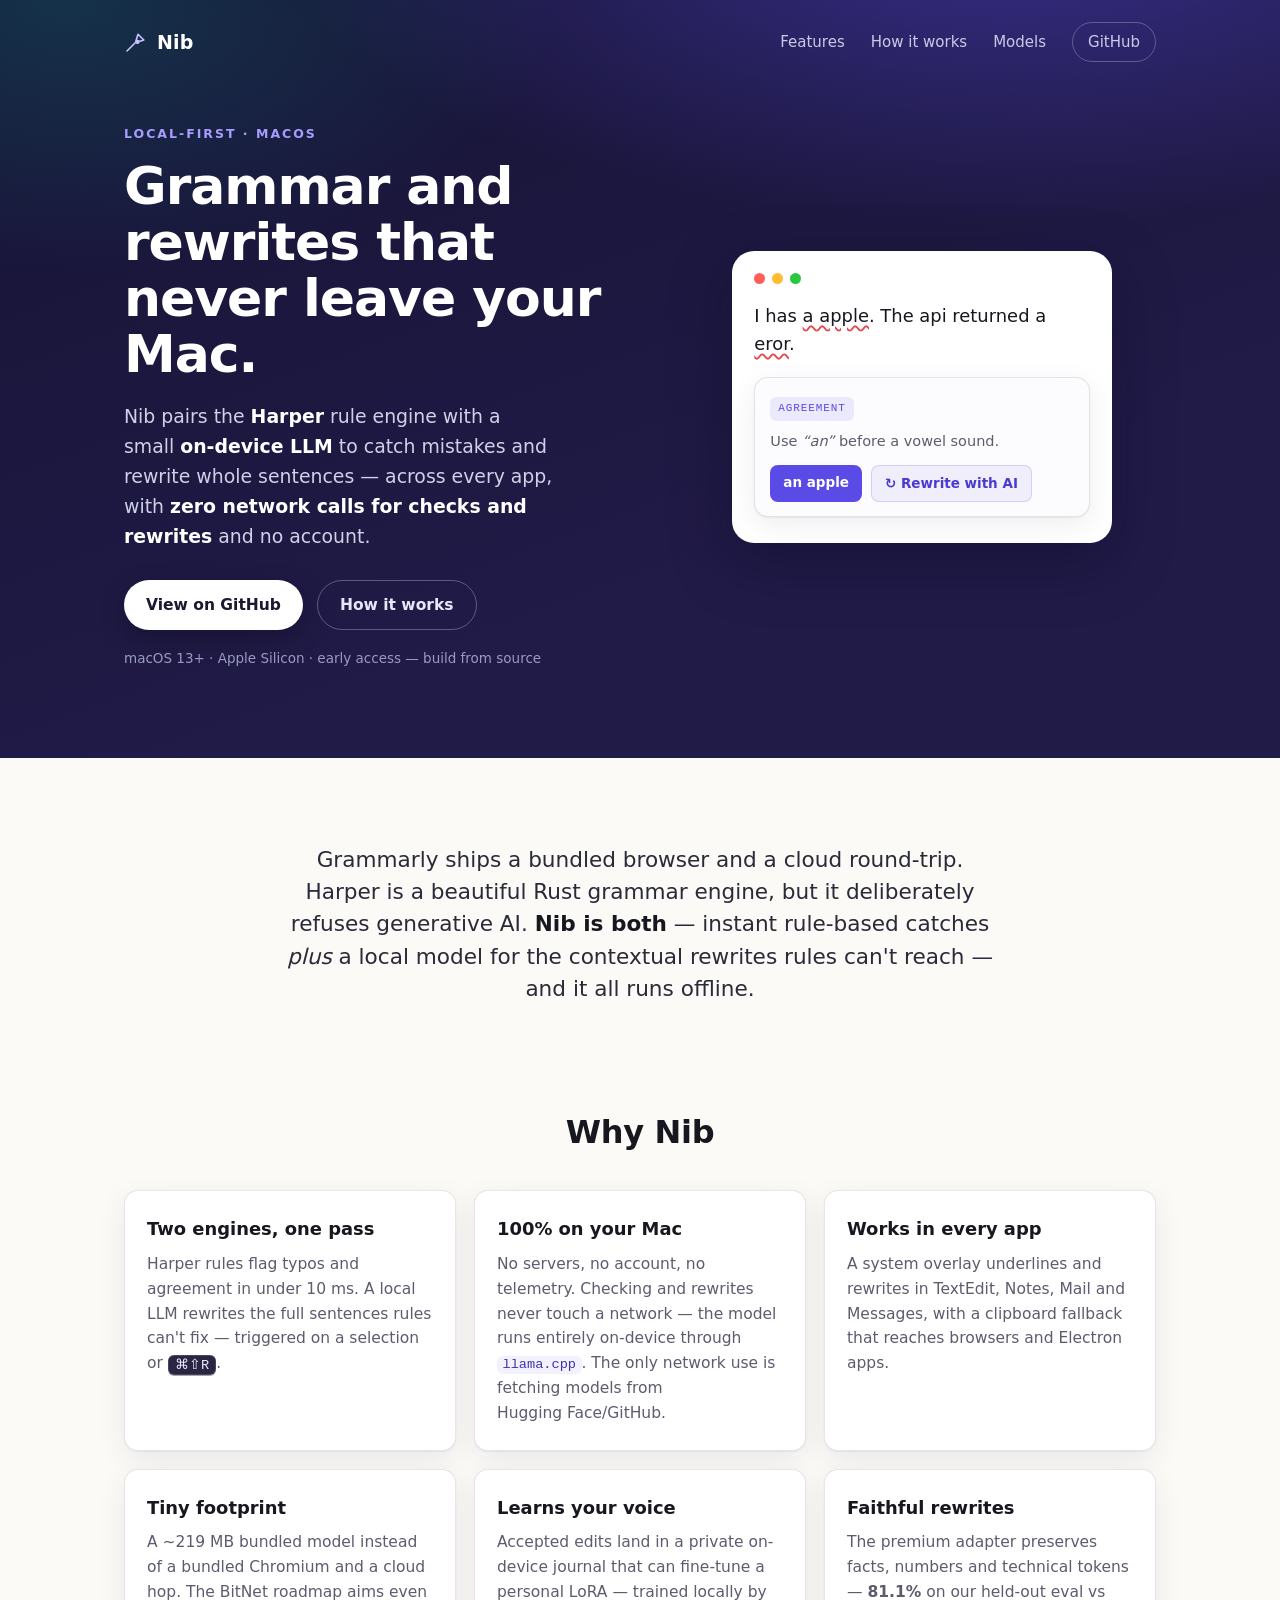
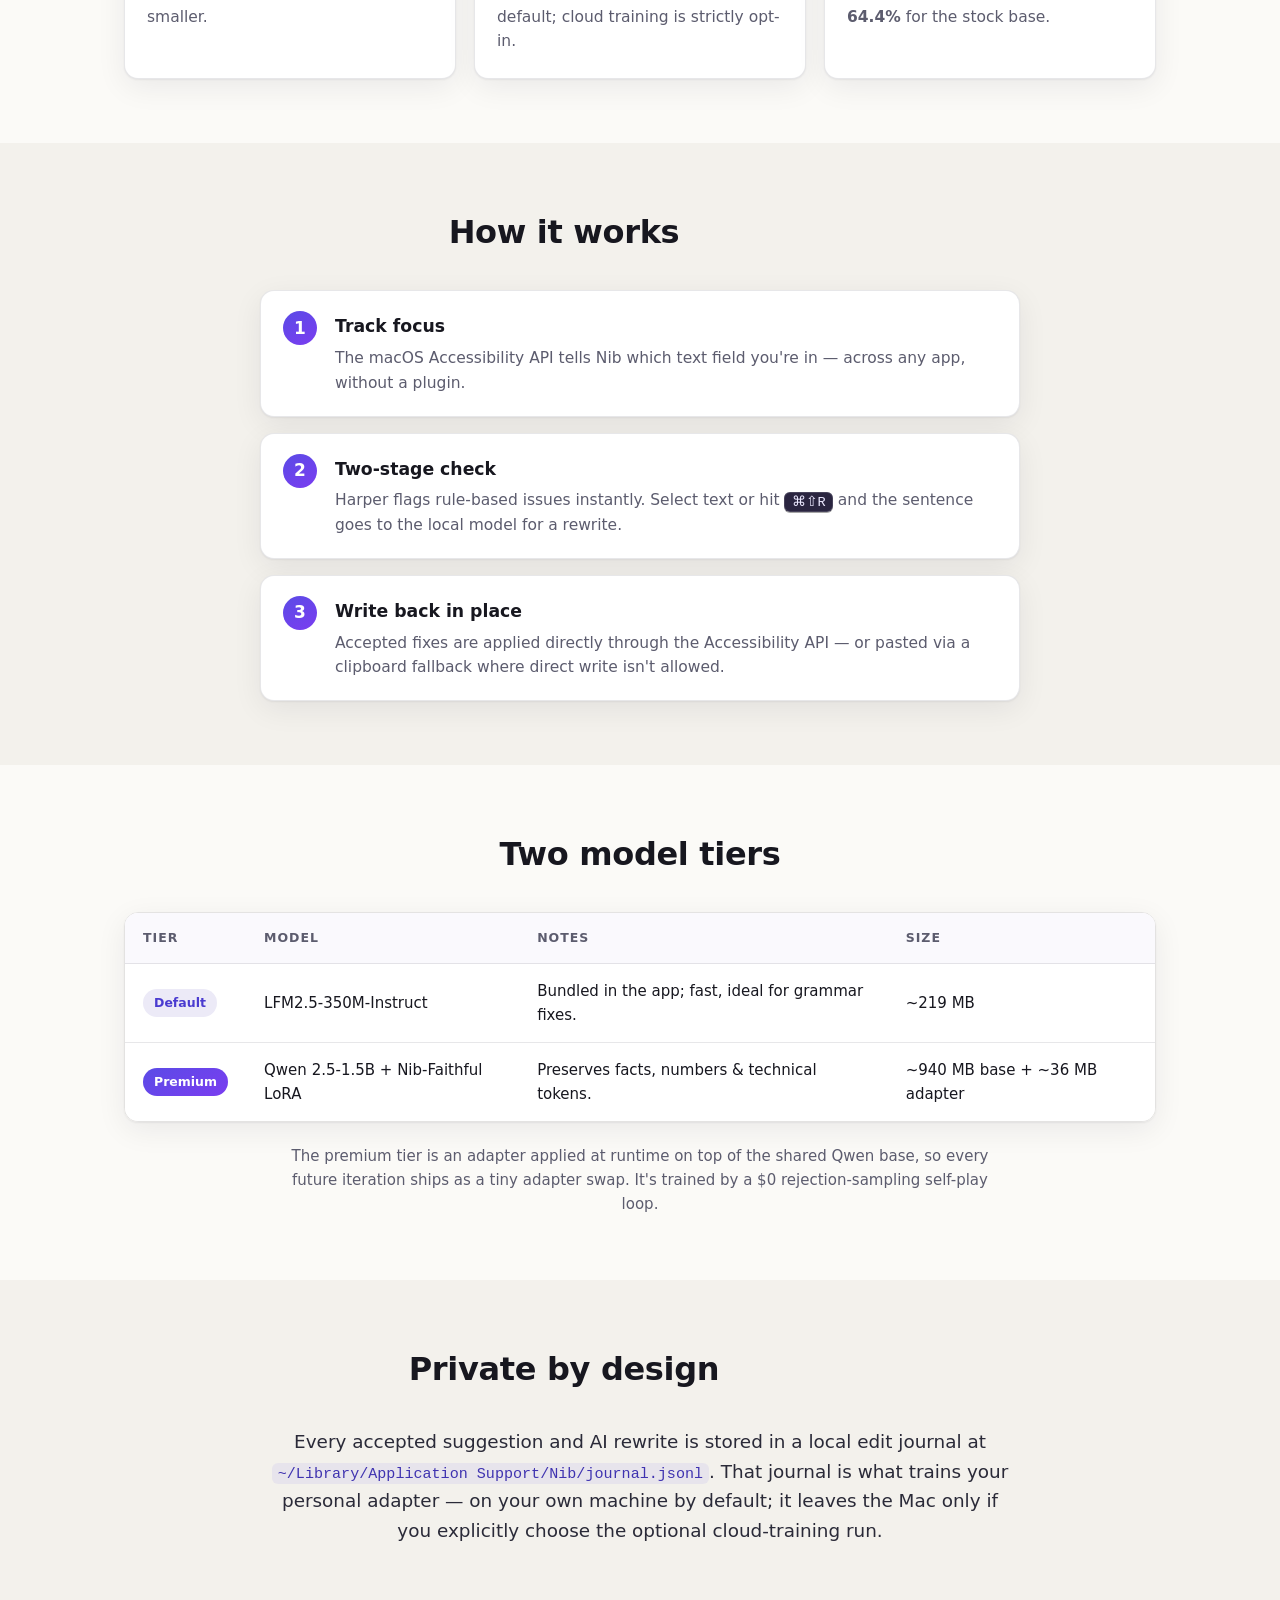
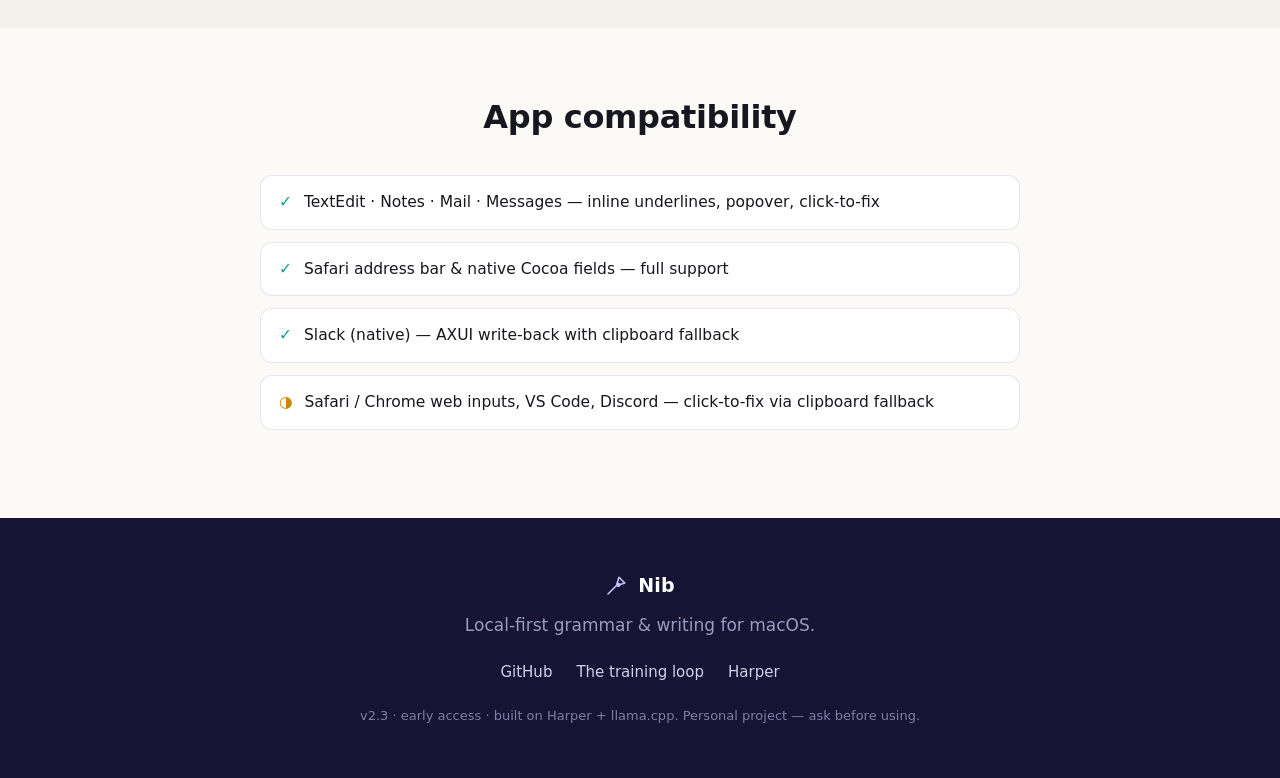
<file: site/index.html>
<!doctype html>
<html lang="en">
<head>
  <meta charset="utf-8">
  <meta name="viewport" content="width=device-width, initial-scale=1">
  <title>Nib — local-first grammar &amp; writing assistant for macOS</title>
  <meta name="description" content="Nib pairs the Harper rule engine with a small on-device LLM to catch mistakes and rewrite sentences across every macOS app — checking and rewrites 100% on-device, no account.">
  <meta name="theme-color" content="#141329">
  <link rel="icon" href="favicon.svg" type="image/svg+xml">
  <link rel="canonical" href="https://nib.pages.dev/">
  <meta property="og:type" content="website">
  <meta property="og:title" content="Nib — local-first grammar &amp; writing assistant for macOS">
  <meta property="og:description" content="Harper rules + a small on-device LLM. Catches mistakes and rewrites sentences across every macOS app. Checking and rewrites 100% on-device, no account.">
  <meta property="og:url" content="https://nib.pages.dev/">
  <meta property="og:image" content="https://nib.pages.dev/og.png">
  <meta name="twitter:card" content="summary_large_image">
  <link rel="stylesheet" href="styles.css">
</head>
<body>
  <header class="hero">
    <nav class="nav" aria-label="Primary">
      <a class="brand" href="/">
        <svg class="brand-mark" viewBox="0 0 24 24" aria-hidden="true" focusable="false">
          <path d="M3 21L13.2 10.8M14 4.2l5.8 5.8-7 2.2-1-1 2.2-7zM12.1 11.9a1.4 1.4 0 1 0 0-.1z" fill="none" stroke="currentColor" stroke-width="1.6" stroke-linejoin="round" stroke-linecap="round"/>
        </svg>
        <span>Nib</span>
      </a>
      <div class="nav-links">
        <a href="#features">Features</a>
        <a href="#how">How it works</a>
        <a href="#models">Models</a>
        <a class="nav-cta" href="https://github.com/abgnydn/nib">GitHub</a>
      </div>
    </nav>

    <div class="hero-inner">
      <div class="hero-copy">
        <p class="eyebrow">Local-first · macOS</p>
        <h1>Grammar and rewrites that never leave your Mac.</h1>
        <p class="lede">
          Nib pairs the <strong>Harper</strong> rule engine with a small <strong>on-device LLM</strong>
          to catch mistakes and rewrite whole sentences — across every app, with
          <strong>zero network calls for checks and rewrites</strong> and no account.
        </p>
        <div class="hero-actions">
          <a class="btn btn-primary" href="https://github.com/abgnydn/nib">View on GitHub</a>
          <a class="btn btn-ghost" href="#how">How it works</a>
        </div>
        <p class="hero-note">macOS 13+ · Apple Silicon · early access — build from source</p>
      </div>

      <div class="hero-demo" aria-hidden="true">
        <div class="demo-card">
          <div class="demo-bar"><span></span><span></span><span></span></div>
          <p class="demo-text">I has <span class="lint">a apple</span>. The api returned a <span class="lint">eror</span>.</p>
          <div class="demo-pop">
            <span class="demo-tag">AGREEMENT</span>
            <p class="demo-msg">Use <em>“an”</em> before a vowel sound.</p>
            <div class="demo-buttons">
              <span class="chip chip-fix">an apple</span>
              <span class="chip chip-ai">↻ Rewrite with AI</span>
            </div>
          </div>
        </div>
      </div>
    </div>
  </header>

  <main>
    <section class="pitch">
      <p>
        Grammarly ships a bundled browser and a cloud round-trip. Harper is a beautiful
        Rust grammar engine, but it deliberately refuses generative AI. <strong>Nib is both</strong> —
        instant rule-based catches <em>plus</em> a local model for the contextual rewrites rules
        can't reach — and it all runs offline.
      </p>
    </section>

    <section id="features" class="section">
      <h2 class="section-title">Why Nib</h2>
      <div class="grid">
        <article class="card">
          <h3>Two engines, one pass</h3>
          <p>Harper rules flag typos and agreement in under 10&nbsp;ms. A local LLM rewrites the
             full sentences rules can't fix — triggered on a selection or <kbd>⌘⇧R</kbd>.</p>
        </article>
        <article class="card">
          <h3>100% on your Mac</h3>
          <p>No servers, no account, no telemetry. Checking and rewrites never touch a network —
             the model runs entirely on-device through <code>llama.cpp</code>. The only network
             use is fetching models from Hugging&nbsp;Face/GitHub.</p>
        </article>
        <article class="card">
          <h3>Works in every app</h3>
          <p>A system overlay underlines and rewrites in TextEdit, Notes, Mail and Messages, with
             a clipboard fallback that reaches browsers and Electron apps.</p>
        </article>
        <article class="card">
          <h3>Tiny footprint</h3>
          <p>A ~219&nbsp;MB bundled model instead of a bundled Chromium and a cloud hop. The BitNet
             roadmap aims even smaller.</p>
        </article>
        <article class="card">
          <h3>Learns your voice</h3>
          <p>Accepted edits land in a private on-device journal that can fine-tune a personal LoRA —
             trained locally by default; cloud training is strictly opt-in.</p>
        </article>
        <article class="card">
          <h3>Faithful rewrites</h3>
          <p>The premium adapter preserves facts, numbers and technical tokens — <strong>81.1%</strong>
             on our held-out eval vs <strong>64.4%</strong> for the stock base.</p>
        </article>
      </div>
    </section>

    <section id="how" class="section section-alt">
      <h2 class="section-title">How it works</h2>
      <ol class="steps">
        <li>
          <span class="step-n">1</span>
          <div>
            <h3>Track focus</h3>
            <p>The macOS Accessibility API tells Nib which text field you're in — across any app,
               without a plugin.</p>
          </div>
        </li>
        <li>
          <span class="step-n">2</span>
          <div>
            <h3>Two-stage check</h3>
            <p>Harper flags rule-based issues instantly. Select text or hit <kbd>⌘⇧R</kbd> and the
               sentence goes to the local model for a rewrite.</p>
          </div>
        </li>
        <li>
          <span class="step-n">3</span>
          <div>
            <h3>Write back in place</h3>
            <p>Accepted fixes are applied directly through the Accessibility API — or pasted via a
               clipboard fallback where direct write isn't allowed.</p>
          </div>
        </li>
      </ol>
    </section>

    <section id="models" class="section">
      <h2 class="section-title">Two model tiers</h2>
      <div class="table-wrap">
        <table class="models">
          <thead>
            <tr><th>Tier</th><th>Model</th><th>Notes</th><th>Size</th></tr>
          </thead>
          <tbody>
            <tr>
              <td><span class="pill">Default</span></td>
              <td>LFM2.5-350M-Instruct</td>
              <td>Bundled in the app; fast, ideal for grammar fixes.</td>
              <td>~219&nbsp;MB</td>
            </tr>
            <tr>
              <td><span class="pill pill-premium">Premium</span></td>
              <td>Qwen&nbsp;2.5-1.5B + Nib-Faithful LoRA</td>
              <td>Preserves facts, numbers &amp; technical tokens.</td>
              <td>~940&nbsp;MB base + ~36&nbsp;MB adapter</td>
            </tr>
          </tbody>
        </table>
      </div>
      <p class="muted-note">
        The premium tier is an adapter applied at runtime on top of the shared Qwen base, so every
        future iteration ships as a tiny adapter swap. It's trained by a $0 rejection-sampling
        self-play loop.
      </p>
    </section>

    <section class="section section-alt">
      <h2 class="section-title">Private by design</h2>
      <div class="privacy">
        <p>
          Every accepted suggestion and AI rewrite is stored in a local edit journal at
          <code>~/Library/Application&nbsp;Support/Nib/journal.jsonl</code>. That journal is what
          trains your personal adapter — on your own machine by default; it leaves the Mac only if
          you explicitly choose the optional cloud-training run.
        </p>
      </div>
    </section>

    <section class="section">
      <h2 class="section-title">App compatibility</h2>
      <ul class="compat">
        <li><span class="ok">✓</span> TextEdit · Notes · Mail · Messages — inline underlines, popover, click-to-fix</li>
        <li><span class="ok">✓</span> Safari address bar &amp; native Cocoa fields — full support</li>
        <li><span class="ok">✓</span> Slack (native) — AXUI write-back with clipboard fallback</li>
        <li><span class="partial">◑</span> Safari / Chrome web inputs, VS&nbsp;Code, Discord — click-to-fix via clipboard fallback</li>
      </ul>
    </section>
  </main>

  <footer class="footer">
    <div class="footer-inner">
      <a class="brand brand-footer" href="/">
        <svg class="brand-mark" viewBox="0 0 24 24" aria-hidden="true" focusable="false">
          <path d="M3 21L13.2 10.8M14 4.2l5.8 5.8-7 2.2-1-1 2.2-7zM12.1 11.9a1.4 1.4 0 1 0 0-.1z" fill="none" stroke="currentColor" stroke-width="1.6" stroke-linejoin="round" stroke-linecap="round"/>
        </svg>
        <span>Nib</span>
      </a>
      <p class="footer-tag">Local-first grammar &amp; writing for macOS.</p>
      <nav class="footer-links" aria-label="Footer">
        <a href="https://github.com/abgnydn/nib">GitHub</a>
        <a href="https://github.com/abgnydn/nib/blob/master/train/RSFT_BOOTSTRAP.md">The training loop</a>
        <a href="https://github.com/Automattic/harper">Harper</a>
      </nav>
      <p class="footer-fine">
        v2.3 · early access · built on Harper + llama.cpp. Personal project — ask before using.
      </p>
    </div>
  </footer>
</body>
</html>
</file>
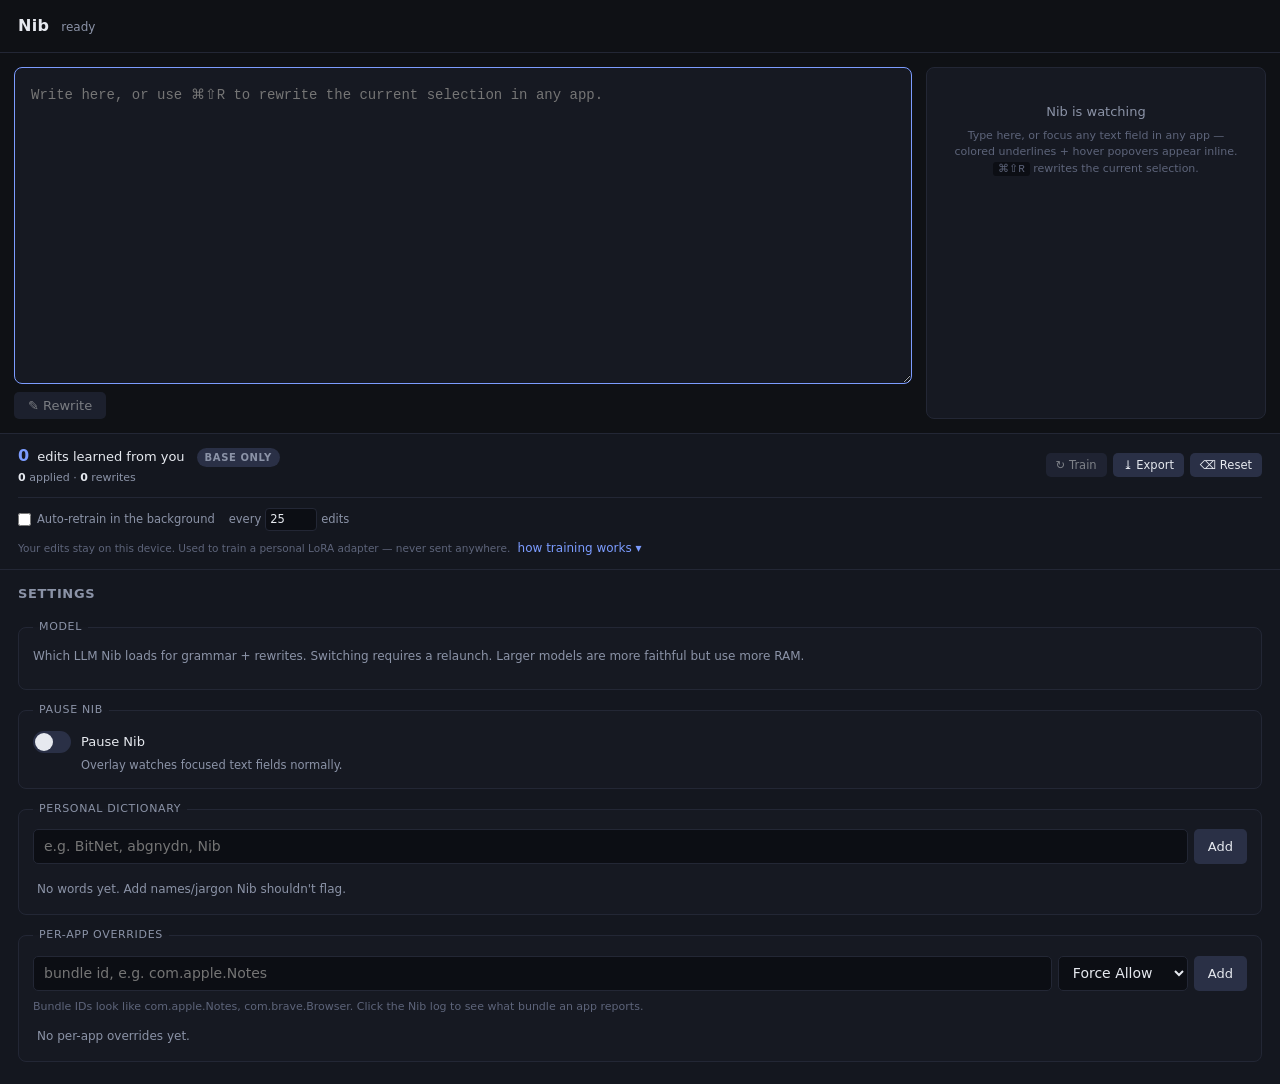
<file: shell/src/index.html>
<!doctype html>
<html lang="en">
  <head>
    <meta charset="utf-8" />
    <meta name="viewport" content="width=device-width, initial-scale=1" />
    <title>Nib</title>
    <link rel="stylesheet" href="styles.css" />
  </head>
  <body>
    <header>
      <h1>Nib</h1>
      <span class="meta" id="status">ready</span>
      <span class="caps" id="caps"></span>
    </header>
    <main>
      <section class="editor-pane">
        <textarea
          id="editor"
          placeholder="Write here, or use ⌘⇧R to rewrite the current selection in any app."
          spellcheck="false"
          autofocus
        ></textarea>
        <div class="actions">
          <button id="rewrite-btn" disabled title="Run the local LLM rewriter on the current text">
            ✎ Rewrite
          </button>
          <span class="hint" id="rewrite-hint"></span>
        </div>
        <div class="rewrite-output hidden" id="rewrite-output">
          <div class="rewrite-label">rewrite</div>
          <div class="rewrite-text" id="rewrite-text"></div>
          <div class="rewrite-actions">
            <button id="rewrite-apply">Apply</button>
            <button id="rewrite-dismiss">Dismiss</button>
          </div>
        </div>
      </section>
      <aside id="suggestions">
        <div class="empty">
          <div style="font-size:13px; margin-bottom:6px;">Nib is watching</div>
          <div style="font-size:11px; color:var(--fg-mute,#5d647a); line-height:1.5;">
            Type here, or focus any text field in any app —<br>
            colored underlines + hover popovers appear inline.<br>
            <kbd style="font-family:ui-monospace,monospace; background:#0c0e14; padding:1px 5px; border-radius:3px;">⌘⇧R</kbd>
            rewrites the current selection.
          </div>
        </div>
      </aside>
    </main>
    <section id="personal">
      <div class="personal-row">
        <div class="personal-stats">
          <div class="personal-headline">
            <strong id="personal-count">0</strong>
            <span>edits learned from you</span>
            <span id="personal-pill" class="pill pill-base">base only</span>
          </div>
          <div class="personal-detail" id="personal-detail">
            <span><b id="personal-applied">0</b> applied · <b id="personal-rewrite">0</b> rewrites</span>
            <span id="personal-range"></span>
          </div>
        </div>
        <div class="personal-actions">
          <button id="personal-train" title="Run the Modal training job + auto-install the adapter" disabled>↻ Train</button>
          <button id="personal-export" title="Export as JSONL for the train pipeline">⤓ Export</button>
          <button id="personal-clear" title="Wipe the journal" class="danger">⌫ Reset</button>
        </div>
      </div>
      <div id="train-modal" class="train-modal hidden">
        <div class="train-card">
          <div class="train-state" id="train-state">starting…</div>
          <div class="train-elapsed" id="train-elapsed"></div>
          <div class="train-stage" id="train-stage"></div>
          <div class="train-error" id="train-error"></div>
          <div class="train-actions">
            <button id="train-install" class="primary hidden">✓ Install + relaunch</button>
            <button id="train-dismiss">Close</button>
          </div>
        </div>
      </div>
      <div class="personal-row personal-auto">
        <label class="auto-row">
          <input type="checkbox" id="auto-retrain" />
          <span>Auto-retrain in the background</span>
          <span class="auto-threshold-wrap">
            every
            <input type="number" id="auto-threshold" min="5" max="500" step="5" value="25"/>
            edits
          </span>
        </label>
        <span class="auto-last" id="auto-last"></span>
      </div>
      <div id="relaunch-badge" class="relaunch-badge hidden">
        ✓ New personal adapter is ready — quit and relaunch Nib to load it.
      </div>
      <div class="personal-note">
        Your edits stay on this device. Used to train a personal LoRA adapter
        — never sent anywhere.
        <a href="#" id="train-explain-toggle">how training works ▾</a>
      </div>
      <div id="train-explain" class="train-explain" hidden>
        <h4>How Nib learns from you</h4>
        <ol>
          <li><strong>Every accepted edit gets logged</strong> to
            <code>~/Library/Application Support/Nib/journal.jsonl</code>
            — the source text + your applied fix, nothing else. No analytics,
            no network call.</li>
          <li><strong>After N edits</strong> (default 25, configurable above),
            Nib bundles the journal entries into ChatML pairs and hands them
            to <code>llama-finetune-lora</code> — the local LoRA trainer
            shipped inside the .app.</li>
          <li><strong>Training runs on Apple Metal</strong>, on your Mac, in
            about 5 minutes for 25-50 edits. Rank-16 LoRA on the attention
            layers (attn_q/k/v/o) of LFM2.5. ~50 MB adapter file.</li>
          <li><strong>The new adapter lands at</strong>
            <code>~/Library/.../Nib/personal-adapter.gguf</code> and loads
            on the next Nib launch. From then on, every rewrite goes through
            base model + your personal LoRA on top.</li>
          <li><strong>You can train manually</strong> via the Train button
            above, or enable auto-retrain to fire every N edits without
            asking. Reset wipes the journal + clears the adapter.</li>
        </ol>
        <p class="train-explain-note">
          Compare to Grammarly: same dataset (your edits), but the training
          happens on your laptop instead of their servers, the adapter is
          yours to keep, and your prose never leaves your Mac.
        </p>
      </div>
    </section>
    <section id="settings">
      <h2 class="settings-title">Settings</h2>
      <div id="settings-toast" class="settings-toast hidden"></div>

      <fieldset class="settings-panel">
        <legend>Model</legend>
        <p class="settings-hint">
          Which LLM Nib loads for grammar + rewrites. Switching requires
          a relaunch. Larger models are more faithful but use more RAM.
        </p>
        <div id="model-list" class="model-list"></div>
      </fieldset>

      <fieldset class="settings-panel">
        <legend>Pause Nib</legend>
        <div class="pause-row">
          <label class="toggle">
            <input type="checkbox" id="pause-toggle" />
            <span class="toggle-track"><span class="toggle-thumb"></span></span>
            <span class="toggle-label">Pause Nib</span>
          </label>
          <div class="pause-subtitle" id="pause-subtitle">
            Overlay watches focused text fields normally.
          </div>
        </div>
      </fieldset>

      <fieldset class="settings-panel">
        <legend>Personal dictionary</legend>
        <div class="dict-add-row">
          <input
            type="text"
            id="dict-input"
            placeholder="e.g. BitNet, abgnydn, Nib"
            autocomplete="off"
            spellcheck="false"
          />
          <button id="dict-add">Add</button>
        </div>
        <div class="dict-list" id="dict-list">
          <div class="settings-empty">
            No words yet. Add names/jargon Nib shouldn't flag.
          </div>
        </div>
      </fieldset>

      <fieldset class="settings-panel">
        <legend>Per-app overrides</legend>
        <div class="apps-add-row">
          <input
            type="text"
            id="app-bundle-input"
            placeholder="bundle id, e.g. com.apple.Notes"
            autocomplete="off"
            spellcheck="false"
          />
          <select id="app-kind-select">
            <option value="force_allow">Force Allow</option>
            <option value="force_deny">Force Deny</option>
          </select>
          <button id="app-add">Add</button>
        </div>
        <div class="settings-help">
          Bundle IDs look like com.apple.Notes, com.brave.Browser. Click the
          Nib log to see what bundle an app reports.
        </div>
        <div class="apps-table" id="apps-table">
          <div class="settings-empty">No per-app overrides yet.</div>
        </div>
      </fieldset>
    </section>
    <script src="main.js"></script>
  </body>
</html>
</file>
<file: site/styles.css>
/* Nib — landing page. Pure CSS, no build step, no third-party requests. */

:root {
  --bg: #fbfaf7;
  --surface: #ffffff;
  --ink: #17171f;
  --muted: #5c5c6e;
  --line: rgba(20, 20, 40, .10);
  --accent: #5b4be6;
  --accent-press: #4a3bd0;
  --teal: #0f9e95;
  --err: #e5484d;
  --hero-1: #161334;
  --hero-2: #241c4f;
  --radius: 14px;
  --radius-lg: 22px;
  --shadow: 0 1px 2px rgba(20, 20, 40, .06), 0 8px 30px rgba(20, 20, 40, .07);
  --shadow-card: 0 20px 60px rgba(10, 8, 35, .35);
  --maxw: 1080px;
  --mono: ui-monospace, "SF Mono", "JetBrains Mono", Menlo, Consolas, monospace;
  --sans: system-ui, -apple-system, "Segoe UI", Roboto, Helvetica, Arial, sans-serif;
}

* { box-sizing: border-box; }

html { scroll-behavior: smooth; -webkit-text-size-adjust: 100%; background: var(--hero-1); }

body {
  margin: 0;
  font-family: var(--sans);
  color: var(--ink);
  background: var(--bg);
  line-height: 1.6;
  font-size: 17px;
  -webkit-font-smoothing: antialiased;
}

a { color: var(--accent); text-decoration: none; }
a:hover { text-decoration: underline; }

code, kbd {
  font-family: var(--mono);
  font-size: .88em;
}
code {
  background: rgba(91, 75, 230, .08);
  color: #3f33b0;
  padding: .1em .4em;
  border-radius: 6px;
}
kbd {
  background: #2a2540;
  color: #ece9ff;
  border-radius: 6px;
  padding: .12em .45em;
  border: 1px solid rgba(255, 255, 255, .14);
  box-shadow: 0 1px 0 rgba(0, 0, 0, .35);
  white-space: nowrap;
}

/* ---------- hero / nav ---------- */
.hero {
  background:
    radial-gradient(1200px 500px at 78% -10%, rgba(91, 75, 230, .45), transparent 60%),
    radial-gradient(900px 500px at 5% 0%, rgba(15, 158, 149, .22), transparent 55%),
    linear-gradient(160deg, var(--hero-1), #211b48 70%);
  color: #eef0fb;
  padding-bottom: 88px;
}

.nav {
  max-width: var(--maxw);
  margin: 0 auto;
  padding: 22px 24px;
  display: flex;
  align-items: center;
  justify-content: space-between;
  gap: 16px;
}
.brand {
  display: inline-flex;
  align-items: center;
  gap: 9px;
  color: #fff;
  font-weight: 700;
  font-size: 19px;
  letter-spacing: .2px;
}
.brand:hover { text-decoration: none; }
.brand-mark { width: 24px; height: 24px; color: #c9c2ff; }

.nav-links { display: flex; align-items: center; gap: 26px; }
.nav-links a { color: #c9cbe6; font-size: 15px; font-weight: 500; }
.nav-links a:hover { color: #fff; text-decoration: none; }
.nav-cta {
  border: 1px solid rgba(255, 255, 255, .25);
  padding: 7px 15px;
  border-radius: 999px;
}
.nav-cta:hover { background: rgba(255, 255, 255, .10); }

.hero-inner {
  max-width: var(--maxw);
  margin: 0 auto;
  padding: 40px 24px 0;
  display: grid;
  grid-template-columns: 1.05fr .95fr;
  gap: 48px;
  align-items: center;
}

.eyebrow {
  text-transform: uppercase;
  letter-spacing: .16em;
  font-size: 12.5px;
  font-weight: 700;
  color: #a99cff;
  margin: 0 0 14px;
}
.hero h1 {
  font-size: clamp(2.1rem, 4.6vw, 3.25rem);
  line-height: 1.08;
  letter-spacing: -.02em;
  margin: 0 0 18px;
  color: #fff;
}
.lede {
  font-size: 1.18rem;
  color: #cfd1e8;
  margin: 0 0 28px;
  max-width: 36ch;
}
.lede strong { color: #fff; font-weight: 600; }

.hero-actions { display: flex; flex-wrap: wrap; gap: 14px; margin-bottom: 18px; }
.btn {
  display: inline-flex;
  align-items: center;
  font-weight: 600;
  font-size: 15.5px;
  padding: 12px 22px;
  border-radius: 999px;
  transition: transform .06s ease, background .15s ease, box-shadow .15s ease;
}
.btn:hover { text-decoration: none; transform: translateY(-1px); }
.btn-primary { background: #fff; color: #1c1830; box-shadow: 0 8px 24px rgba(0, 0, 0, .25); }
.btn-primary:hover { background: #f1efff; }
.btn-ghost { color: #e7e7fb; border: 1px solid rgba(255, 255, 255, .28); }
.btn-ghost:hover { background: rgba(255, 255, 255, .08); }

.hero-note { font-size: 13.5px; color: #9a9bc0; margin: 0; }

/* ---------- hero demo card ---------- */
.hero-demo { display: flex; justify-content: center; }
.demo-card {
  background: var(--surface);
  color: var(--ink);
  border-radius: var(--radius-lg);
  box-shadow: var(--shadow-card);
  padding: 22px 22px 26px;
  width: 100%;
  max-width: 380px;
  position: relative;
}
.demo-bar { display: flex; gap: 7px; margin-bottom: 18px; }
.demo-bar span {
  width: 11px; height: 11px; border-radius: 50%;
  background: #e2e1ea;
}
.demo-bar span:first-child { background: #ff5f57; }
.demo-bar span:nth-child(2) { background: #febc2e; }
.demo-bar span:nth-child(3) { background: #28c840; }
.demo-text { font-size: 1.12rem; margin: 0 0 6px; }
.lint {
  text-decoration: underline wavy var(--err);
  text-underline-offset: 3px;
  text-decoration-thickness: 1.5px;
}
.demo-pop {
  margin-top: 18px;
  border: 1px solid var(--line);
  border-radius: var(--radius);
  padding: 14px 15px;
  background: #fcfcfe;
  box-shadow: var(--shadow);
}
.demo-tag {
  display: inline-block;
  font-family: var(--mono);
  font-size: 11px;
  letter-spacing: .08em;
  color: var(--accent);
  background: rgba(91, 75, 230, .10);
  padding: 3px 8px;
  border-radius: 6px;
  margin-bottom: 9px;
}
.demo-msg { margin: 0 0 12px; font-size: 14.5px; color: var(--muted); }
.demo-buttons { display: flex; gap: 9px; flex-wrap: wrap; }
.chip {
  font-size: 13.5px;
  font-weight: 600;
  padding: 7px 13px;
  border-radius: 8px;
}
.chip-fix { background: var(--accent); color: #fff; }
.chip-ai { background: #f0eefb; color: #4a3bd0; border: 1px solid rgba(91, 75, 230, .2); }

/* ---------- sections ---------- */
.pitch {
  max-width: 760px;
  margin: 0 auto;
  padding: 64px 24px 16px;
  text-align: center;
  font-size: 1.35rem;
  line-height: 1.5;
  color: #2a2a38;
}
.pitch strong { color: var(--ink); }

.section {
  max-width: var(--maxw);
  margin: 0 auto;
  padding: 64px 24px;
}
.section-alt { background: #f3f1ec; max-width: none; }
.section-alt > * { max-width: var(--maxw); margin-left: auto; margin-right: auto; }
.section-title {
  font-size: clamp(1.5rem, 3vw, 2rem);
  letter-spacing: -.01em;
  margin: 0 0 32px;
  text-align: center;
}

.grid {
  display: grid;
  grid-template-columns: repeat(auto-fit, minmax(260px, 1fr));
  gap: 18px;
}
.card {
  background: var(--surface);
  border: 1px solid var(--line);
  border-radius: var(--radius);
  padding: 24px 22px;
  box-shadow: var(--shadow);
}
.card h3 { margin: 0 0 8px; font-size: 1.12rem; }
.card p { margin: 0; color: var(--muted); font-size: 15.5px; }

/* steps */
.steps {
  list-style: none;
  margin: 0 auto;
  padding: 0;
  max-width: 760px;
  display: grid;
  gap: 16px;
}
.steps li {
  display: flex;
  gap: 18px;
  align-items: flex-start;
  background: var(--surface);
  border: 1px solid var(--line);
  border-radius: var(--radius);
  padding: 20px 22px;
  box-shadow: var(--shadow);
}
.step-n {
  flex: none;
  width: 34px; height: 34px;
  border-radius: 50%;
  background: linear-gradient(150deg, var(--accent), #7a3df0);
  color: #fff;
  font-weight: 700;
  display: grid;
  place-items: center;
}
.steps h3 { margin: 2px 0 5px; font-size: 1.08rem; }
.steps p { margin: 0; color: var(--muted); font-size: 15.5px; }

/* models table */
.table-wrap { overflow-x: auto; border-radius: var(--radius); border: 1px solid var(--line); box-shadow: var(--shadow); }
.models { width: 100%; border-collapse: collapse; background: var(--surface); min-width: 540px; }
.models th, .models td { text-align: left; padding: 15px 18px; border-bottom: 1px solid var(--line); font-size: 15px; vertical-align: middle; }
.models thead th { font-size: 12.5px; text-transform: uppercase; letter-spacing: .08em; color: var(--muted); background: #faf9fd; }
.models tbody tr:last-child td { border-bottom: none; }
.pill {
  display: inline-block;
  font-size: 12.5px;
  font-weight: 700;
  padding: 4px 11px;
  border-radius: 999px;
  background: #eceaf7;
  color: #4a3bd0;
}
.pill-premium { background: linear-gradient(150deg, var(--accent), #7a3df0); color: #fff; }
.muted-note { max-width: 700px; margin: 22px auto 0; text-align: center; color: var(--muted); font-size: 15px; }

/* privacy */
.privacy { max-width: 740px; margin: 0 auto; text-align: center; font-size: 1.15rem; color: #2a2a38; }
.privacy code { font-size: .82em; }

/* compatibility */
.compat { list-style: none; margin: 0 auto; padding: 0; max-width: 760px; display: grid; gap: 12px; }
.compat li {
  background: var(--surface);
  border: 1px solid var(--line);
  border-radius: 12px;
  padding: 14px 18px;
  font-size: 15.5px;
  display: flex;
  gap: 12px;
  align-items: baseline;
}
.ok { color: var(--teal); font-weight: 800; }
.partial { color: #c98a00; font-weight: 800; }

/* ---------- footer ---------- */
.footer { background: var(--hero-1); color: #c9cbe6; margin-top: 24px; }
.footer-inner { max-width: var(--maxw); margin: 0 auto; padding: 52px 24px; text-align: center; }
.brand-footer { justify-content: center; margin-bottom: 12px; }
.footer-tag { margin: 0 0 20px; color: #9a9bc0; }
.footer-links { display: flex; gap: 24px; justify-content: center; flex-wrap: wrap; margin-bottom: 22px; }
.footer-links a { color: #cfd1e8; font-size: 15px; }
.footer-links a:hover { color: #fff; }
.footer-fine { margin: 0; font-size: 13px; color: #7e7fa6; }

/* ---------- responsive ---------- */
@media (max-width: 820px) {
  .hero-inner { grid-template-columns: 1fr; gap: 36px; padding-top: 26px; }
  .hero-demo { order: 2; }
  .lede { max-width: none; }
  .nav-links { gap: 16px; }
  .nav-links a:not(.nav-cta) { display: none; }
}
@media (max-width: 480px) {
  body { font-size: 16px; }
  .pitch { font-size: 1.15rem; }
  .btn { flex: 1 1 auto; justify-content: center; }
}

@media (prefers-reduced-motion: reduce) {
  html { scroll-behavior: auto; }
  .btn:hover { transform: none; }
}
</file>
<file: shell/src/styles.css>
:root {
  --bg: #0f1115;
  --panel: #161922;
  --panel-2: #1c2030;
  --fg: #e6e9ef;
  --fg-dim: #8b93a7;
  --accent: #7c9cff;
  --warn: #ffb86b;
  --err: #ff7a7a;
  --ok: #7ee787;
  --radius: 8px;
  --gap: 14px;
}

* {
  box-sizing: border-box;
}

html, body {
  margin: 0;
  padding: 0;
  background: var(--bg);
  color: var(--fg);
  font: 14px/1.5 -apple-system, BlinkMacSystemFont, "Inter", system-ui, sans-serif;
}

/* No height:100% — the page grows naturally and the window scrolls.
   Avoids squeezing the editor area when Settings adds new sections. */
body {
  display: flex;
  flex-direction: column;
  min-height: 100vh;
}

header {
  display: flex;
  align-items: baseline;
  gap: 12px;
  padding: 14px 18px;
  border-bottom: 1px solid #232735;
}
h1 {
  margin: 0;
  font-size: 16px;
  font-weight: 600;
  letter-spacing: 0.02em;
}
.meta {
  font-size: 12px;
  color: var(--fg-dim);
}
.caps {
  font-size: 11px;
  color: var(--fg-dim);
  margin-left: auto;
  font-family: ui-monospace, "SF Mono", Menlo, monospace;
}

main {
  display: grid;
  grid-template-columns: 1fr 340px;
  gap: var(--gap);
  padding: var(--gap);
  flex: 0 0 auto;        /* don't collapse — sized by content */
  min-height: 380px;     /* hard floor so the editor always has room */
}

#personal {
  border-top: 1px solid #232735;
  padding: 10px 18px 12px;
  background: #14171f;
  font-size: 12px;
}
.personal-row {
  display: flex;
  align-items: center;
  justify-content: space-between;
  gap: 16px;
}
.personal-headline {
  display: flex;
  align-items: baseline;
  gap: 8px;
  font-size: 13px;
}
.personal-headline strong {
  font-size: 16px;
  color: var(--accent);
  font-variant-numeric: tabular-nums;
}
.pill {
  font-size: 10px;
  font-weight: 700;
  letter-spacing: 0.06em;
  text-transform: uppercase;
  padding: 2px 8px;
  border-radius: 999px;
  margin-left: 4px;
}
.pill-base {
  background: #2a3046;
  color: var(--fg-dim);
}
.pill-personal {
  background: linear-gradient(135deg, #7ee787 0%, #5acb6a 100%);
  color: #0d1b0e;
}
.personal-detail {
  margin-top: 2px;
  font-size: 11px;
  color: var(--fg-dim);
  display: flex;
  gap: 12px;
}
.personal-detail b {
  color: var(--fg);
  font-variant-numeric: tabular-nums;
}
.personal-actions {
  display: flex;
  gap: 6px;
}
.personal-actions button {
  font-size: 11.5px;
  padding: 5px 10px;
}
.personal-actions button.danger:hover {
  background: var(--err);
  color: #0f1115;
}
.personal-note {
  margin-top: 8px;
  font-size: 10.5px;
  color: var(--fg-mute, #5d647a);
  line-height: 1.5;
}
.personal-note a {
  color: var(--accent);
  text-decoration: none;
}
.personal-note a:hover { text-decoration: underline; }

.personal-auto {
  margin-top: 10px;
  padding-top: 10px;
  border-top: 1px solid #232735;
  align-items: center;
}
.auto-row {
  display: flex;
  align-items: center;
  gap: 6px;
  font-size: 11.5px;
  color: var(--fg-dim);
  cursor: pointer;
}
.auto-row input[type="checkbox"] {
  accent-color: var(--accent);
  cursor: pointer;
  margin: 0;
}
.auto-threshold-wrap {
  display: inline-flex;
  align-items: center;
  gap: 4px;
  color: var(--fg-dim);
  margin-left: 8px;
}
.auto-row input[type="number"] {
  width: 52px;
  background: #0c0e14;
  border: 1px solid #232735;
  color: var(--fg);
  border-radius: 4px;
  padding: 2px 4px;
  font: inherit;
  font-variant-numeric: tabular-nums;
}
.auto-last {
  font-size: 11px;
  color: var(--fg-mute, #5d647a);
  margin-left: auto;
}

.relaunch-badge {
  margin-top: 10px;
  padding: 8px 10px;
  background: rgba(126, 231, 135, 0.12);
  border: 1px solid rgba(126, 231, 135, 0.35);
  border-left: 3px solid #7ee787;
  border-radius: 6px;
  font-size: 12px;
  color: #b5f0bb;
}
.relaunch-badge.hidden { display: none; }

.train-modal {
  position: fixed;
  inset: 0;
  background: rgba(0, 0, 0, 0.55);
  display: flex;
  align-items: center;
  justify-content: center;
  z-index: 1000;
  backdrop-filter: blur(6px);
  -webkit-backdrop-filter: blur(6px);
}
.train-modal.hidden { display: none; }
.train-card {
  width: 460px;
  background: #161922;
  border: 1px solid #2a3046;
  border-radius: 12px;
  padding: 22px 24px;
  box-shadow: 0 24px 80px rgba(0,0,0,0.6);
}
.train-state {
  font-size: 14px;
  font-weight: 700;
  margin-bottom: 6px;
}
.train-elapsed {
  font-size: 11.5px;
  color: var(--fg-dim);
  font-variant-numeric: tabular-nums;
  margin-bottom: 12px;
}
.train-stage {
  font-family: ui-monospace, "SF Mono", monospace;
  font-size: 11.5px;
  background: #0c0e14;
  padding: 8px 10px;
  border-radius: 6px;
  min-height: 18px;
  word-wrap: break-word;
  white-space: pre-wrap;
  color: var(--fg-dim);
}
.train-error {
  font-size: 12px;
  color: var(--err);
  margin-top: 8px;
  font-family: ui-monospace, monospace;
}
.train-error:empty { display: none; }
.train-actions {
  display: flex;
  gap: 8px;
  margin-top: 14px;
  justify-content: flex-end;
}
.train-actions .primary {
  background: linear-gradient(135deg, #7ee787 0%, #5acb6a 100%);
  color: #0d1b0e;
  font-weight: 700;
}
.train-actions .hidden { display: none; }

.editor-pane {
  display: flex;
  flex-direction: column;
  gap: 8px;
  min-height: 320px;     /* leaves room for textarea + actions + rewrite */
}

textarea {
  flex: 1 1 auto;
  width: 100%;
  min-height: 160px;       /* don't collapse when settings panel grows */
  resize: vertical;
  padding: 16px;
  font: 14px/1.6 ui-monospace, "SF Mono", Menlo, monospace;
  background: var(--panel);
  color: var(--fg);
  border: 1px solid #232735;
  border-radius: var(--radius);
  outline: none;
}
textarea:focus {
  border-color: var(--accent);
}

.actions {
  display: flex;
  align-items: center;
  gap: 10px;
}
button {
  cursor: pointer;
  background: #2a3046;
  border: none;
  color: var(--fg);
  padding: 6px 14px;
  font-size: 13px;
  border-radius: 5px;
  font-family: inherit;
}
button:hover:not(:disabled) {
  background: var(--accent);
  color: #0f1115;
}
button:disabled {
  cursor: not-allowed;
  opacity: 0.5;
}
.hint {
  font-size: 12px;
  color: var(--fg-dim);
}

.rewrite-output {
  background: var(--panel-2);
  border: 1px solid #2a3046;
  border-left: 3px solid var(--accent);
  border-radius: var(--radius);
  padding: 10px 12px;
  display: flex;
  flex-direction: column;
  gap: 8px;
}
.rewrite-output.hidden {
  display: none;
}
.rewrite-label {
  font-size: 11px;
  text-transform: uppercase;
  letter-spacing: 0.05em;
  color: var(--fg-dim);
}
.rewrite-text {
  font: 13px/1.55 ui-monospace, "SF Mono", Menlo, monospace;
  white-space: pre-wrap;
  word-wrap: break-word;
}
.rewrite-text.loading::after,
.rewrite-text.streaming::after {
  content: "▋";
  animation: blink 0.7s steps(2) infinite;
  color: var(--accent);
  display: inline-block;
  margin-left: 2px;
}
@keyframes blink {
  to { opacity: 0; }
}
.rewrite-actions {
  display: flex;
  gap: 6px;
}

aside {
  background: var(--panel);
  border: 1px solid #232735;
  border-radius: var(--radius);
  padding: 10px;
  overflow-y: auto;
}

.empty {
  color: var(--fg-dim);
  text-align: center;
  padding: 24px 8px;
  font-size: 13px;
}

.lint {
  background: var(--panel-2);
  border-radius: 6px;
  padding: 10px 12px;
  margin-bottom: 8px;
  border-left: 3px solid var(--warn);
}
.lint .msg {
  font-size: 13px;
  margin-bottom: 6px;
}
.lint .kind {
  font-size: 11px;
  color: var(--fg-dim);
  text-transform: uppercase;
  letter-spacing: 0.05em;
}
.lint .span {
  font-family: ui-monospace, "SF Mono", monospace;
  font-size: 12px;
  color: var(--fg-dim);
  background: #0c0e14;
  padding: 1px 5px;
  border-radius: 3px;
  margin-left: 6px;
}
.suggs {
  display: flex;
  flex-wrap: wrap;
  gap: 4px;
  margin-top: 6px;
}
.sugg {
  cursor: pointer;
  background: #2a3046;
  border: none;
  color: var(--fg);
  padding: 3px 8px;
  font-size: 12px;
  border-radius: 4px;
  font-family: inherit;
}
.sugg:hover {
  background: var(--accent);
  color: #0f1115;
}

/* ───────── Settings panel ───────── */
#settings {
  border-top: 1px solid #232735;
  padding: 14px 18px 22px;
  background: #14171f;
  display: flex;
  flex-direction: column;
  gap: 12px;
}
.settings-title {
  margin: 0 0 4px;
  font-size: 13px;
  font-weight: 700;
  letter-spacing: 0.05em;
  text-transform: uppercase;
  color: var(--fg-dim);
}
.settings-toast {
  font-size: 12px;
  padding: 6px 10px;
  border-radius: 6px;
  background: rgba(124, 156, 255, 0.12);
  border: 1px solid rgba(124, 156, 255, 0.35);
  color: var(--accent);
}
.settings-toast.error {
  background: rgba(255, 122, 122, 0.12);
  border-color: rgba(255, 122, 122, 0.45);
  color: var(--err);
}
.settings-toast.hidden { display: none; }
.settings-panel {
  border: 1px solid #232735;
  border-radius: var(--radius);
  padding: 12px 14px 14px;
  margin: 0;
  background: var(--panel);
}
.settings-panel legend {
  font-size: 11px;
  text-transform: uppercase;
  letter-spacing: 0.06em;
  color: var(--fg-dim);
  padding: 0 6px;
}
.settings-hint {
  font-size: 12px;
  color: var(--fg-dim);
  margin: 0 0 10px;
  line-height: 1.45;
}

/* === "How training works" expandable explanation ====================== */
.train-explain {
  margin-top: 10px;
  padding: 14px 16px;
  background: rgba(58,122,254,0.05);
  border: 1px solid rgba(58,122,254,0.15);
  border-radius: 8px;
  font-size: 13px;
  line-height: 1.55;
  color: var(--fg);
}
.train-explain[hidden] { display: none; }
.train-explain h4 {
  margin: 0 0 10px;
  font-size: 12px;
  text-transform: uppercase;
  letter-spacing: 0.08em;
  color: #6b9eff;
  font-weight: 600;
}
.train-explain ol {
  margin: 0; padding-left: 22px;
  display: flex; flex-direction: column; gap: 8px;
}
.train-explain li { color: var(--fg-dim); }
.train-explain li strong { color: var(--fg); }
.train-explain code {
  font-family: ui-monospace, "SF Mono", Menlo, monospace;
  font-size: 11.5px;
  background: rgba(255,255,255,0.06);
  padding: 1px 5px;
  border-radius: 3px;
  color: var(--accent);
}
.train-explain-note {
  margin: 12px 0 0;
  padding-top: 10px;
  border-top: 1px solid rgba(58,122,254,0.15);
  font-size: 12px;
  color: var(--fg-dim);
  font-style: italic;
}
#train-explain-toggle {
  margin-left: 4px;
  font-size: 12px;
  color: var(--accent);
  text-decoration: none;
}
#train-explain-toggle:hover { text-decoration: underline; }

/* === Model picker ====================================================== */
.model-list { display: flex; flex-direction: column; gap: 8px; }
.model-row {
  display: flex; align-items: flex-start; gap: 10px;
  padding: 10px 12px;
  border: 1px solid #232735;
  border-radius: 6px;
  background: var(--panel-2, rgba(255,255,255,0.02));
  cursor: pointer;
  transition: all 0.12s ease;
}
.model-row:hover { border-color: #2f3548; background: rgba(255,255,255,0.04); }
.model-row.selected {
  border-color: var(--accent, #ff6b4a);
  background: rgba(255,107,74,0.08);
}
.model-row input[type="radio"] {
  margin-top: 3px; accent-color: var(--accent, #ff6b4a);
}
.model-info { flex: 1; min-width: 0; }
.model-name {
  display: flex; align-items: baseline; gap: 8px; flex-wrap: wrap;
  font-size: 14px; font-weight: 500; margin-bottom: 4px;
}
.model-name .pill {
  font-size: 10px;
  padding: 1px 6px;
  border-radius: 3px;
  background: rgba(255,255,255,0.08);
  color: var(--fg-dim);
  font-weight: 500;
  letter-spacing: 0.03em;
  text-transform: uppercase;
}
.model-name .pill.bundled { background: rgba(52,211,153,0.15); color: #4fd6a8; }
.model-name .pill.downloaded { background: rgba(58,122,254,0.18); color: #6b9eff; }
.model-blurb {
  font-size: 12px; color: var(--fg-dim); line-height: 1.45;
}
.model-action {
  font-size: 12px; font-weight: 500;
  padding: 5px 12px; border-radius: 5px;
  border: 1px solid var(--accent, #ff6b4a);
  background: transparent; color: var(--accent, #ff6b4a);
  cursor: pointer; align-self: flex-start;
  margin-top: 6px;
  transition: all 0.12s ease;
}
.model-action:hover { background: var(--accent, #ff6b4a); color: white; }
.model-action:disabled { opacity: 0.6; cursor: wait; }
.model-progress {
  margin-top: 6px;
  font-size: 11px; color: var(--fg-dim);
  font-family: ui-monospace, "SF Mono", Menlo, monospace;
}
.model-progress-bar {
  height: 4px; background: rgba(255,255,255,0.08);
  border-radius: 2px; overflow: hidden; margin-top: 4px;
}
.model-progress-bar > div {
  height: 100%; background: var(--accent, #ff6b4a);
  transition: width 0.3s ease;
}
.settings-empty {
  color: var(--fg-dim);
  font-size: 12px;
  padding: 8px 4px 2px;
}
.settings-help {
  font-size: 11px;
  color: var(--fg-mute, #5d647a);
  margin-top: 6px;
  line-height: 1.5;
}

/* Pause toggle */
.pause-row {
  display: flex;
  flex-direction: column;
  gap: 4px;
}
.toggle {
  display: inline-flex;
  align-items: center;
  gap: 10px;
  cursor: pointer;
  user-select: none;
}
.toggle input[type="checkbox"] {
  position: absolute;
  opacity: 0;
  pointer-events: none;
}
.toggle-track {
  position: relative;
  width: 38px;
  height: 22px;
  background: #2a3046;
  border-radius: 999px;
  transition: background 0.15s ease;
  flex-shrink: 0;
}
.toggle-thumb {
  position: absolute;
  top: 2px;
  left: 2px;
  width: 18px;
  height: 18px;
  background: var(--fg);
  border-radius: 50%;
  transition: transform 0.15s ease, background 0.15s ease;
}
.toggle input[type="checkbox"]:checked + .toggle-track {
  background: var(--accent);
}
.toggle input[type="checkbox"]:checked + .toggle-track .toggle-thumb {
  transform: translateX(16px);
  background: #0f1115;
}
.toggle-label {
  font-size: 13px;
  color: var(--fg);
}
.pause-subtitle {
  font-size: 11.5px;
  color: var(--fg-dim);
  margin-left: 48px;
}

/* Dictionary */
.dict-add-row,
.apps-add-row {
  display: flex;
  gap: 6px;
  margin-bottom: 8px;
}
.dict-add-row input[type="text"],
.apps-add-row input[type="text"],
.apps-add-row select {
  flex: 1;
  background: #0c0e14;
  border: 1px solid #232735;
  color: var(--fg);
  border-radius: 5px;
  padding: 6px 10px;
  font: inherit;
  outline: none;
}
.apps-add-row select {
  flex: 0 0 130px;
  cursor: pointer;
}
.dict-add-row input[type="text"]:focus,
.apps-add-row input[type="text"]:focus,
.apps-add-row select:focus {
  border-color: var(--accent);
}
.dict-list {
  display: flex;
  flex-wrap: wrap;
  gap: 6px;
}
.dict-item {
  display: inline-flex;
  align-items: center;
  gap: 6px;
  background: var(--panel-2);
  border: 1px solid #232735;
  border-radius: 999px;
  padding: 3px 4px 3px 10px;
}
.dict-word {
  font-size: 12px;
  font-family: ui-monospace, "SF Mono", Menlo, monospace;
}
.dict-remove {
  font-size: 10.5px;
  padding: 2px 8px;
  background: transparent;
  color: var(--fg-dim);
  border-radius: 999px;
}
.dict-remove:hover:not(:disabled) {
  background: var(--err);
  color: #0f1115;
}

/* Per-app overrides */
.apps-table {
  display: flex;
  flex-direction: column;
  gap: 4px;
  margin-top: 4px;
}
.apps-row {
  display: grid;
  grid-template-columns: 1fr auto auto;
  align-items: center;
  gap: 10px;
  background: var(--panel-2);
  border: 1px solid #232735;
  border-radius: 6px;
  padding: 6px 10px;
}
.apps-bundle {
  font-family: ui-monospace, "SF Mono", Menlo, monospace;
  font-size: 12px;
  color: var(--fg);
  overflow: hidden;
  text-overflow: ellipsis;
  white-space: nowrap;
}
.apps-kind {
  font-size: 10.5px;
  font-weight: 700;
  text-transform: uppercase;
  letter-spacing: 0.05em;
  padding: 2px 8px;
  border-radius: 999px;
}
.apps-kind-force_allow {
  background: rgba(126, 231, 135, 0.18);
  color: #7ee787;
}
.apps-kind-force_deny {
  background: rgba(255, 122, 122, 0.18);
  color: var(--err);
}
.apps-remove {
  font-size: 11px;
  padding: 3px 9px;
  background: transparent;
  color: var(--fg-dim);
  border-radius: 4px;
}
.apps-remove:hover:not(:disabled) {
  background: var(--err);
  color: #0f1115;
}
</file>
